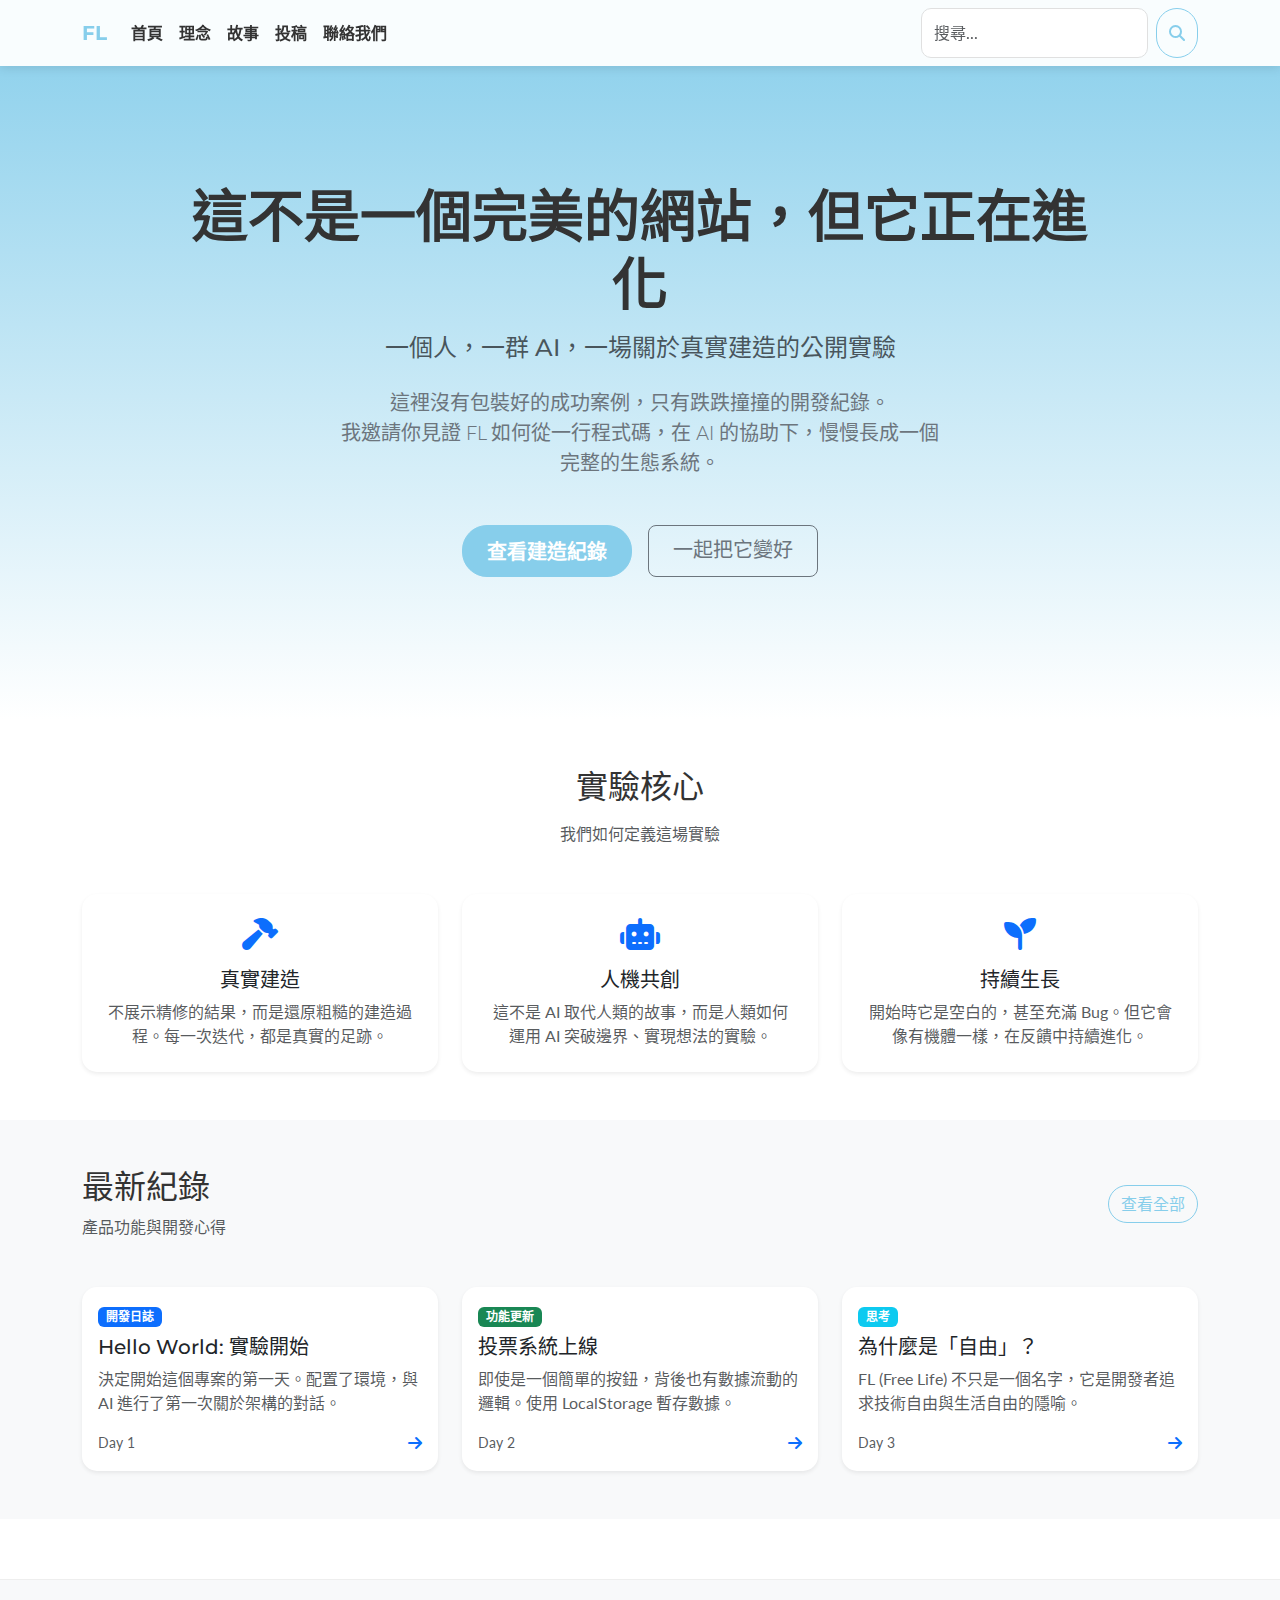
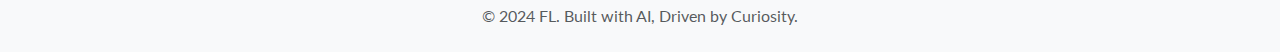
<file: index.html>
<!DOCTYPE html>
<html lang="zh-TW">
<head>
    <meta charset="UTF-8">
    <meta name="viewport" content="width=device-width, initial-scale=1.0">
    <title>FL | 正在生長的實驗</title>
    <!-- Bootstrap 5 CSS -->
    <link href="https://cdn.jsdelivr.net/npm/bootstrap@5.3.0/dist/css/bootstrap.min.css" rel="stylesheet">
    <!-- Font Awesome -->
    <link rel="stylesheet" href="https://cdnjs.cloudflare.com/ajax/libs/font-awesome/6.4.0/css/all.min.css">
    <!-- Custom CSS -->
    <link rel="stylesheet" href="styles.css">
</head>
<body>

    <!-- Navigation -->
    <nav class="navbar navbar-expand-lg navbar-light fixed-top">
        <div class="container">
            <a class="navbar-brand" href="index.html">FL</a>
            <button class="navbar-toggler" type="button" data-bs-toggle="collapse" data-bs-target="#navbarNav">
                <span class="navbar-toggler-icon"></span>
            </button>
            <div class="collapse navbar-collapse" id="navbarNav">
                <ul class="navbar-nav me-auto mb-2 mb-lg-0">
                    <li class="nav-item">
                        <a class="nav-link active" href="index.html">首頁</a>
                    </li>
                    <li class="nav-item">
                        <a class="nav-link" href="#philosophy">理念</a>
                    </li>
                    <li class="nav-item">
                        <a class="nav-link" href="stories.html">故事</a>
                    </li>
                    <li class="nav-item">
                        <a class="nav-link" href="submit.html">投稿</a>
                    </li>
                    <li class="nav-item">
                        <a class="nav-link" href="contact.html">聯絡我們</a>
                    </li>
                </ul>
                <form class="d-flex">
                    <input class="form-control me-2" type="search" placeholder="搜尋..." aria-label="Search">
                    <button class="btn btn-outline-primary" type="submit"><i class="fas fa-search"></i></button>
                </form>
            </div>
        </div>
    </nav>

    <!-- Hero Section -->
    <section class="hero-section">
        <div class="container fade-in">
            <div class="row justify-content-center">
                <div class="col-lg-10 text-center">
                    <h1 class="display-4 mb-3 fw-bold">這不是一個完美的網站，但它正在進化</h1>
                    <h2 class="h4 text-muted mb-4">一個人，一群 AI，一場關於真實建造的公開實驗</h2>
                    <div class="col-lg-8 mx-auto">
                        <p class="lead mb-5 text-secondary">
                            這裡沒有包裝好的成功案例，只有跌跌撞撞的開發紀錄。<br>
                            我邀請你見證 FL 如何從一行程式碼，在 AI 的協助下，慢慢長成一個完整的生態系統。
                        </p>
                    </div>
                    <div class="d-flex justify-content-center gap-3">
                        <a href="stories.html" class="btn btn-primary btn-lg px-4">查看建造紀錄</a>
                        <a href="contact.html" class="btn btn-outline-secondary btn-lg px-4">一起把它變好</a>
                    </div>
                </div>
            </div>
        </div>
    </section>

    <!-- Philosophy Section (Was Rules) -->
    <section id="philosophy" class="py-5">
        <div class="container">
            <div class="text-center mb-5">
                <h2 class="mb-3">實驗核心</h2>
                <p class="text-muted">我們如何定義這場實驗</p>
            </div>
            <div class="row g-4">
                <div class="col-md-4">
                    <div class="card h-100 rule-card p-4 border-0 shadow-sm">
                        <div class="text-center mb-3">
                            <i class="fas fa-hammer fa-2x text-primary"></i>
                        </div>
                        <h5 class="card-title text-center">真實建造</h5>
                        <p class="card-text text-center text-muted">不展示精修的結果，而是還原粗糙的建造過程。每一次迭代，都是真實的足跡。</p>
                    </div>
                </div>
                <div class="col-md-4">
                    <div class="card h-100 rule-card p-4 border-0 shadow-sm">
                        <div class="text-center mb-3">
                            <i class="fas fa-robot fa-2x text-primary"></i>
                        </div>
                        <h5 class="card-title text-center">人機共創</h5>
                        <p class="card-text text-center text-muted">這不是 AI 取代人類的故事，而是人類如何運用 AI 突破邊界、實現想法的實驗。</p>
                    </div>
                </div>
                <div class="col-md-4">
                    <div class="card h-100 rule-card p-4 border-0 shadow-sm">
                        <div class="text-center mb-3">
                            <i class="fas fa-seedling fa-2x text-primary"></i>
                        </div>
                        <h5 class="card-title text-center">持續生長</h5>
                        <p class="card-text text-center text-muted">開始時它是空白的，甚至充滿 Bug。但它會像有機體一樣，在反饋中持續進化。</p>
                    </div>
                </div>
            </div>
        </div>
    </section>

    <!-- Featured Stories/Logs Preview -->
    <section class="py-5 bg-light">
        <div class="container">
            <div class="d-flex justify-content-between align-items-center mb-5">
                <div>
                    <h2 class="mb-0">最新紀錄</h2>
                    <p class="text-muted mt-2 mb-0">產品功能與開發心得</p>
                </div>
                <a href="stories.html" class="btn btn-outline-primary">查看全部</a>
            </div>
            <div class="row g-4" id="featured-stories-container">
                <!-- Stories will be injected via JS -->
                <!-- Static placeholders tailored to the new theme -->
                <div class="col-md-4">
                    <div class="card h-100 border-0 shadow-sm">
                        <div class="card-body">
                            <span class="badge bg-primary mb-2">開發日誌</span>
                            <h5 class="card-title">Hello World: 實驗開始</h5>
                            <p class="card-text text-muted">決定開始這個專案的第一天。配置了環境，與 AI 進行了第一次關於架構的對話。</p>
                            <div class="d-flex justify-content-between align-items-center mt-3">
                                <small class="text-muted">Day 1</small>
                                <span class="text-primary"><i class="fas fa-arrow-right"></i></span>
                            </div>
                        </div>
                    </div>
                </div>
                <div class="col-md-4">
                    <div class="card h-100 border-0 shadow-sm">
                        <div class="card-body">
                            <span class="badge bg-success mb-2">功能更新</span>
                            <h5 class="card-title">投票系統上線</h5>
                            <p class="card-text text-muted">即使是一個簡單的按鈕，背後也有數據流動的邏輯。使用 LocalStorage 暫存數據。</p>
                            <div class="d-flex justify-content-between align-items-center mt-3">
                                <small class="text-muted">Day 2</small>
                                <span class="text-primary"><i class="fas fa-arrow-right"></i></span>
                            </div>
                        </div>
                    </div>
                </div>
                <div class="col-md-4">
                    <div class="card h-100 border-0 shadow-sm">
                        <div class="card-body">
                            <span class="badge bg-info mb-2">思考</span>
                            <h5 class="card-title">為什麼是「自由」？</h5>
                            <p class="card-text text-muted">FL (Free Life) 不只是一個名字，它是開發者追求技術自由與生活自由的隱喻。</p>
                            <div class="d-flex justify-content-between align-items-center mt-3">
                                <small class="text-muted">Day 3</small>
                                <span class="text-primary"><i class="fas fa-arrow-right"></i></span>
                            </div>
                        </div>
                    </div>
                </div>
            </div>
        </div>
    </section>

    <!-- Footer -->
    <footer class="text-center py-4">
        <div class="container">
            <p class="mb-0 text-muted">&copy; 2024 FL. Built with AI, Driven by Curiosity.</p>
        </div>
    </footer>

    <!-- Bootstrap Bundle with Popper -->
    <script src="https://cdn.jsdelivr.net/npm/bootstrap@5.3.0/dist/js/bootstrap.bundle.min.js"></script>
    <!-- Custom JS -->
    <script src="script.js"></script>
</body>
</html>
</file>
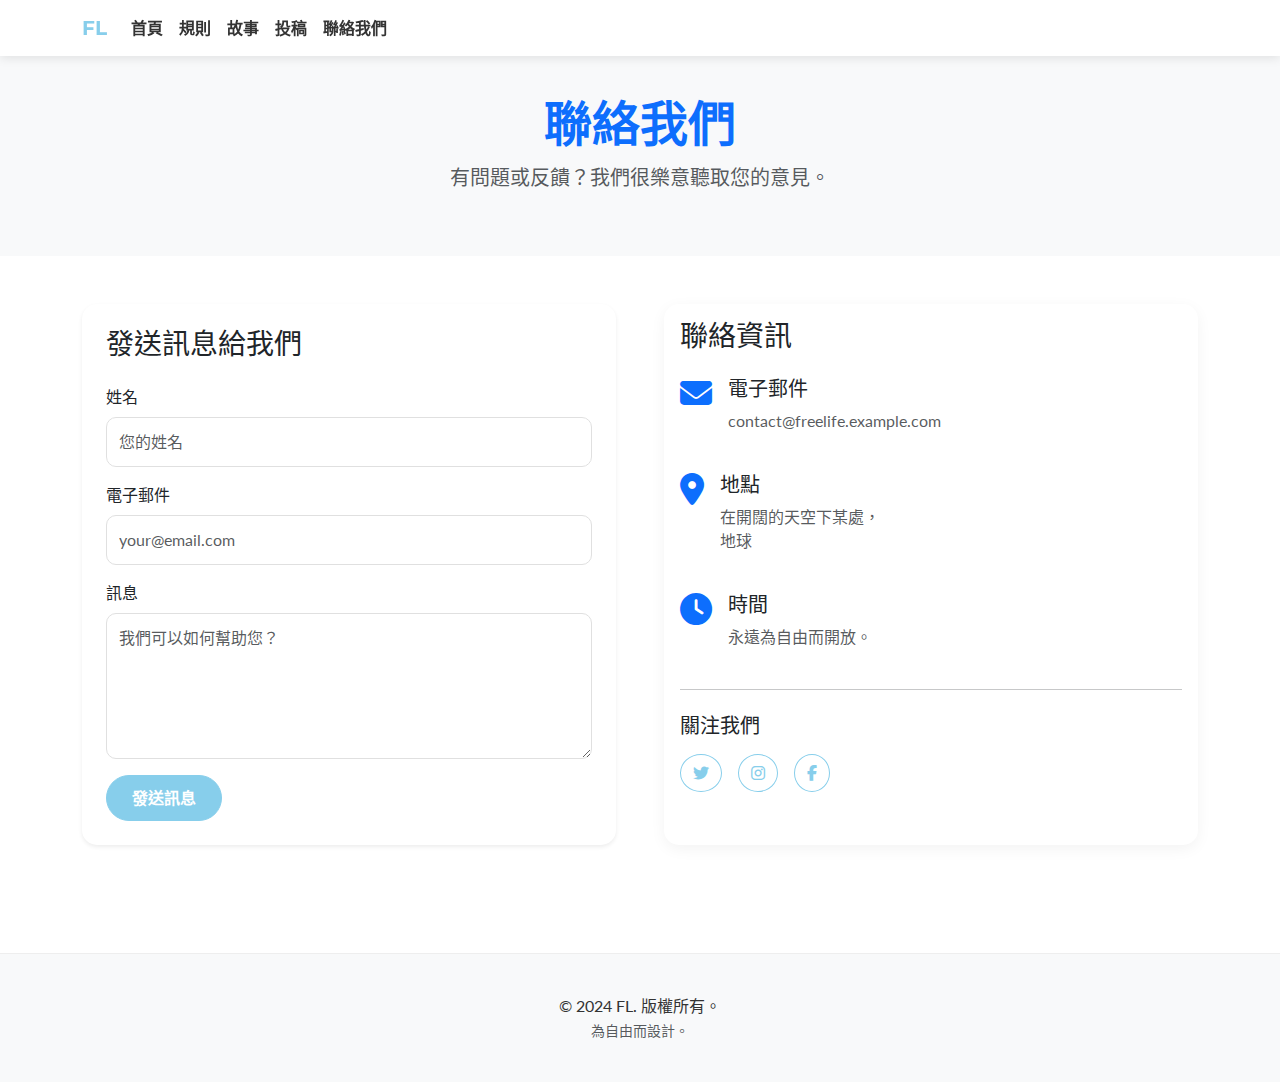
<file: contact.html>
<!DOCTYPE html>
<html lang="zh-TW">
<head>
    <meta charset="UTF-8">
    <meta name="viewport" content="width=device-width, initial-scale=1.0">
    <title>聯絡我們 - FL | 擁抱自由</title>
    <!-- Bootstrap 5 CSS -->
    <link href="https://cdn.jsdelivr.net/npm/bootstrap@5.3.0/dist/css/bootstrap.min.css" rel="stylesheet">
    <!-- Font Awesome -->
    <link rel="stylesheet" href="https://cdnjs.cloudflare.com/ajax/libs/font-awesome/6.4.0/css/all.min.css">
    <!-- Custom CSS -->
    <link rel="stylesheet" href="styles.css">
</head>
<body>

    <!-- Navigation -->
    <nav class="navbar navbar-expand-lg navbar-light fixed-top">
        <div class="container">
            <a class="navbar-brand" href="index.html">FL</a>
            <button class="navbar-toggler" type="button" data-bs-toggle="collapse" data-bs-target="#navbarNav">
                <span class="navbar-toggler-icon"></span>
            </button>
            <div class="collapse navbar-collapse" id="navbarNav">
                <ul class="navbar-nav me-auto mb-2 mb-lg-0">
                    <li class="nav-item">
                        <a class="nav-link" href="index.html">首頁</a>
                    </li>
                    <li class="nav-item">
                        <a class="nav-link" href="index.html#rules">規則</a>
                    </li>
                    <li class="nav-item">
                        <a class="nav-link" href="stories.html">故事</a>
                    </li>
                    <li class="nav-item">
                        <a class="nav-link" href="submit.html">投稿</a>
                    </li>
                    <li class="nav-item">
                        <a class="nav-link active" href="contact.html">聯絡我們</a>
                    </li>
                </ul>
            </div>
        </div>
    </nav>

    <!-- Header -->
    <header class="bg-light py-5 mt-5">
        <div class="container text-center">
            <h1 class="display-5 fw-bold text-primary">聯絡我們</h1>
            <p class="lead text-muted">有問題或反饋？我們很樂意聽取您的意見。</p>
        </div>
    </header>

    <!-- Contact Content -->
    <section class="py-5">
        <div class="container">
            <div class="row g-5">
                <div class="col-md-6">
                    <div class="card h-100 border-0 shadow-sm p-4">
                        <h3 class="mb-4">發送訊息給我們</h3>
                        <form>
                            <div class="mb-3">
                                <label for="contactName" class="form-label">姓名</label>
                                <input type="text" class="form-control" id="contactName" placeholder="您的姓名">
                            </div>
                            <div class="mb-3">
                                <label for="contactEmail" class="form-label">電子郵件</label>
                                <input type="email" class="form-control" id="contactEmail" placeholder="your@email.com">
                            </div>
                            <div class="mb-3">
                                <label for="message" class="form-label">訊息</label>
                                <textarea class="form-control" id="message" rows="5" placeholder="我們可以如何幫助您？"></textarea>
                            </div>
                            <button type="submit" class="btn btn-primary">發送訊息</button>
                        </form>
                    </div>
                </div>
                <div class="col-md-6">
                    <div class="card h-100 border-0 bg-transparent">
                        <div class="card-body">
                            <h3 class="mb-4">聯絡資訊</h3>
                            <div class="d-flex mb-4">
                                <div class="me-3 text-primary">
                                    <i class="fas fa-envelope fa-2x"></i>
                                </div>
                                <div>
                                    <h5>電子郵件</h5>
                                    <p class="text-muted">contact@freelife.example.com</p>
                                </div>
                            </div>
                            <div class="d-flex mb-4">
                                <div class="me-3 text-primary">
                                    <i class="fas fa-map-marker-alt fa-2x"></i>
                                </div>
                                <div>
                                    <h5>地點</h5>
                                    <p class="text-muted">在開闊的天空下某處，<br>地球</p>
                                </div>
                            </div>
                            <div class="d-flex mb-4">
                                <div class="me-3 text-primary">
                                    <i class="fas fa-clock fa-2x"></i>
                                </div>
                                <div>
                                    <h5>時間</h5>
                                    <p class="text-muted">永遠為自由而開放。</p>
                                </div>
                            </div>
                            
                            <hr>
                            
                            <h5 class="mt-4 mb-3">關注我們</h5>
                            <div class="d-flex gap-3">
                                <a href="#" class="btn btn-outline-primary rounded-circle"><i class="fab fa-twitter"></i></a>
                                <a href="#" class="btn btn-outline-primary rounded-circle"><i class="fab fa-instagram"></i></a>
                                <a href="#" class="btn btn-outline-primary rounded-circle"><i class="fab fa-facebook-f"></i></a>
                            </div>
                        </div>
                    </div>
                </div>
            </div>
        </div>
    </section>

    <!-- Footer -->
    <footer class="text-center">
        <div class="container">
            <p class="mb-0">&copy; 2024 FL. 版權所有。</p>
            <small class="text-muted">為自由而設計。</small>
        </div>
    </footer>

    <!-- Bootstrap Bundle with Popper -->
    <script src="https://cdn.jsdelivr.net/npm/bootstrap@5.3.0/dist/js/bootstrap.bundle.min.js"></script>
    <!-- Custom JS -->
    <script src="script.js"></script>
</body>
</html>
</file>
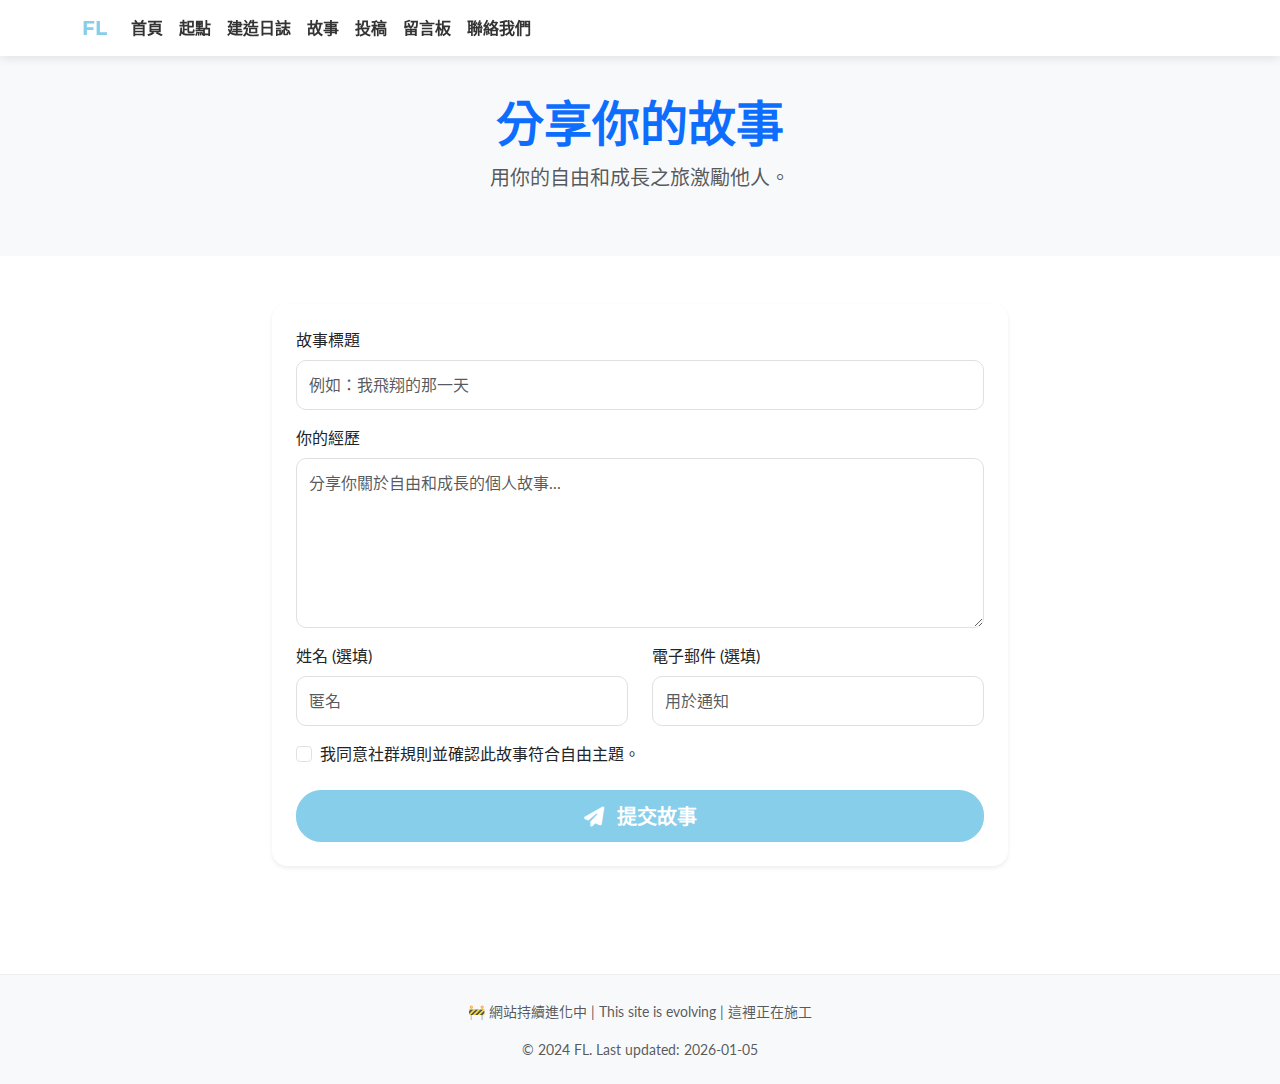
<file: submit.html>
<!DOCTYPE html>
<html lang="zh-TW">
<head>
    <meta charset="UTF-8">
    <meta name="viewport" content="width=device-width, initial-scale=1.0">
    <title>投稿 - FL | 擁抱自由</title>
    <!-- Bootstrap 5 CSS -->
    <link href="https://cdn.jsdelivr.net/npm/bootstrap@5.3.0/dist/css/bootstrap.min.css" rel="stylesheet">
    <!-- Font Awesome -->
    <link rel="stylesheet" href="https://cdnjs.cloudflare.com/ajax/libs/font-awesome/6.4.0/css/all.min.css">
    <!-- Custom CSS -->
    <link rel="stylesheet" href="styles.css">
</head>
<body>

    <!-- Navigation -->
    <nav class="navbar navbar-expand-lg navbar-light fixed-top">
        <div class="container">
            <a class="navbar-brand" href="index.html">FL</a>
            <button class="navbar-toggler" type="button" data-bs-toggle="collapse" data-bs-target="#navbarNav">
                <span class="navbar-toggler-icon"></span>
            </button>
            <div class="collapse navbar-collapse" id="navbarNav">
                <ul class="navbar-nav me-auto mb-2 mb-lg-0">
                    <li class="nav-item">
                        <a class="nav-link" href="index.html">首頁</a>
                    </li>
                    <li class="nav-item">
                        <a class="nav-link" href="origin.html">起點</a>
                    </li>
                    <li class="nav-item">
                        <a class="nav-link" href="build_log.html">建造日誌</a>
                    </li>
                    <li class="nav-item">
                        <a class="nav-link" href="stories.html">故事</a>
                    </li>
                    <li class="nav-item">
                        <a class="nav-link active" href="submit.html">投稿</a>
                    </li>
                    <li class="nav-item">
                        <a class="nav-link" href="message_board.html">留言板</a>
                    </li>
                    <li class="nav-item">
                        <a class="nav-link" href="contact.html">聯絡我們</a>
                    </li>
                </ul>
            </div>
        </div>
    </nav>

    <!-- Header -->
    <header class="bg-light py-5 mt-5">
        <div class="container text-center">
            <h1 class="display-5 fw-bold text-primary">分享你的故事</h1>
            <p class="lead text-muted">用你的自由和成長之旅激勵他人。</p>
        </div>
    </header>

    <!-- Submission Form -->
    <section class="py-5">
        <div class="container">
            <div class="row justify-content-center">
                <div class="col-lg-8">
                    <div class="card shadow-sm p-4">
                        <form id="submit-story-form">
                            <div class="mb-3">
                                <label for="storyTitle" class="form-label">故事標題</label>
                                <input type="text" class="form-control" id="storyTitle" placeholder="例如：我飛翔的那一天" required>
                            </div>
                            
                            <div class="mb-3">
                                <label for="storyContent" class="form-label">你的經歷</label>
                                <textarea class="form-control" id="storyContent" rows="6" placeholder="分享你關於自由和成長的個人故事..." required></textarea>
                            </div>

                            <div class="row mb-3">
                                <div class="col-md-6">
                                    <label for="authorName" class="form-label">姓名 (選填)</label>
                                    <input type="text" class="form-control" id="authorName" placeholder="匿名">
                                </div>
                                <div class="col-md-6">
                                    <label for="authorEmail" class="form-label">電子郵件 (選填)</label>
                                    <input type="email" class="form-control" id="authorEmail" placeholder="用於通知">
                                </div>
                            </div>

                            <div class="mb-4 form-check">
                                <input type="checkbox" class="form-check-input" id="rulesCheck" required>
                                <label class="form-check-label" for="rulesCheck">我同意社群規則並確認此故事符合自由主題。</label>
                            </div>

                            <div class="d-grid">
                                <button type="submit" class="btn btn-primary btn-lg">
                                    <i class="fas fa-paper-plane me-2"></i> 提交故事
                                </button>
                            </div>
                        </form>
                    </div>
                </div>
            </div>
        </div>
    </section>

    <!-- Footer -->
    <footer class="text-center py-4">
        <div class="container">
            <div class="mb-3">
                <span class="text-muted small">🚧 網站持續進化中 | This site is evolving | 這裡正在施工</span>
            </div>
            <p class="mb-0 text-muted small">&copy; 2024 FL. Last updated: 2026-01-05</p>
        </div>
    </footer>

    <!-- Bootstrap Bundle with Popper -->
    <script src="https://cdn.jsdelivr.net/npm/bootstrap@5.3.0/dist/js/bootstrap.bundle.min.js"></script>
    <!-- Custom JS -->
    <script src="script.js"></script>
</body>
</html>
</file>
<file: styles.css>
/* Global Styles */
@import url('https://fonts.googleapis.com/css2?family=Lato:wght@300;400;700&family=Montserrat:wght@400;600;700&display=swap');

:root {
    --primary-color: #87CEEB; /* Sky Blue */
    --secondary-color: #FFFFFF; /* White */
    --accent-color: #228B22; /* Green */
    --text-color: #333333;
    --light-bg: #F8F9FA;
    --gradient-bg: linear-gradient(180deg, #87CEEB 0%, #FFFFFF 100%);
}

body {
    font-family: 'Lato', sans-serif;
    color: var(--text-color);
    background-color: var(--secondary-color);
}

h1, h2, h3, h4, h5, h6, .navbar-brand {
    font-family: 'Montserrat', sans-serif;
}

/* Animations */
@keyframes fadeIn {
    from { opacity: 0; transform: translateY(20px); }
    to { opacity: 1; transform: translateY(0); }
}

.fade-in {
    animation: fadeIn 0.8s ease-out forwards;
}

/* Navbar */
.navbar {
    background-color: rgba(255, 255, 255, 0.95);
    backdrop-filter: blur(10px);
    box-shadow: 0 2px 10px rgba(0,0,0,0.1);
}

.navbar-brand {
    font-weight: 700;
    color: var(--primary-color) !important;
}

.nav-link {
    font-weight: 600;
    color: var(--text-color) !important;
    transition: color 0.3s ease;
}

.nav-link:hover {
    color: var(--primary-color) !important;
}

/* Hero Section */
.hero-section {
    background: var(--gradient-bg);
    padding: 100px 0 60px;
    text-align: center;
    min-height: 80vh;
    display: flex;
    align-items: center;
}

.profile-img {
    width: 150px;
    height: 150px;
    border-radius: 50%;
    object-fit: cover;
    border: 4px solid #fff;
    box-shadow: 0 4px 15px rgba(0,0,0,0.1);
    transition: transform 0.3s ease;
    margin-bottom: 20px;
}

.profile-img:hover {
    transform: scale(1.05);
}

/* Cards */
.card {
    border: none;
    border-radius: 15px;
    box-shadow: 0 4px 15px rgba(0,0,0,0.05);
    transition: transform 0.3s ease, box-shadow 0.3s ease;
    overflow: hidden;
}

.card:hover {
    transform: translateY(-5px);
    box-shadow: 0 10px 25px rgba(0,0,0,0.1);
}

.rule-card {
    border-left: 4px solid var(--primary-color);
}

/* Buttons */
.btn-primary {
    background-color: var(--primary-color);
    border-color: var(--primary-color);
    border-radius: 25px;
    padding: 10px 25px;
    font-weight: 600;
    transition: all 0.3s ease;
}

.btn-primary:hover {
    background-color: #5FB6E1;
    border-color: #5FB6E1;
    transform: translateY(-2px);
}

.btn-outline-primary {
    color: var(--primary-color);
    border-color: var(--primary-color);
    border-radius: 25px;
}

.btn-outline-primary:hover {
    background-color: var(--primary-color);
    color: white;
}

/* Voting Animation */
.vote-btn {
    background: none;
    border: none;
    cursor: pointer;
    transition: transform 0.2s;
    color: #aaa;
}

.vote-btn:hover {
    color: var(--primary-color);
}

.vote-btn.active {
    color: var(--primary-color);
}

.vote-btn:active {
    transform: scale(1.2);
}

.flying-bird {
    position: absolute;
    pointer-events: none;
    animation: flyUp 1s ease-out forwards;
    color: var(--primary-color);
    z-index: 100;
}

@keyframes flyUp {
    0% { transform: translate(0, 0) scale(1); opacity: 1; }
    100% { transform: translate(20px, -50px) scale(0); opacity: 0; }
}

/* Footer */
footer {
    background-color: #f8f9fa;
    padding: 40px 0;
    margin-top: 60px;
    border-top: 1px solid #eee;
}

/* Form Styles */
.form-control {
    border-radius: 10px;
    padding: 12px;
    border: 1px solid #e0e0e0;
}

.form-control:focus {
    box-shadow: 0 0 0 3px rgba(135, 206, 235, 0.2);
    border-color: var(--primary-color);
}
</file>
